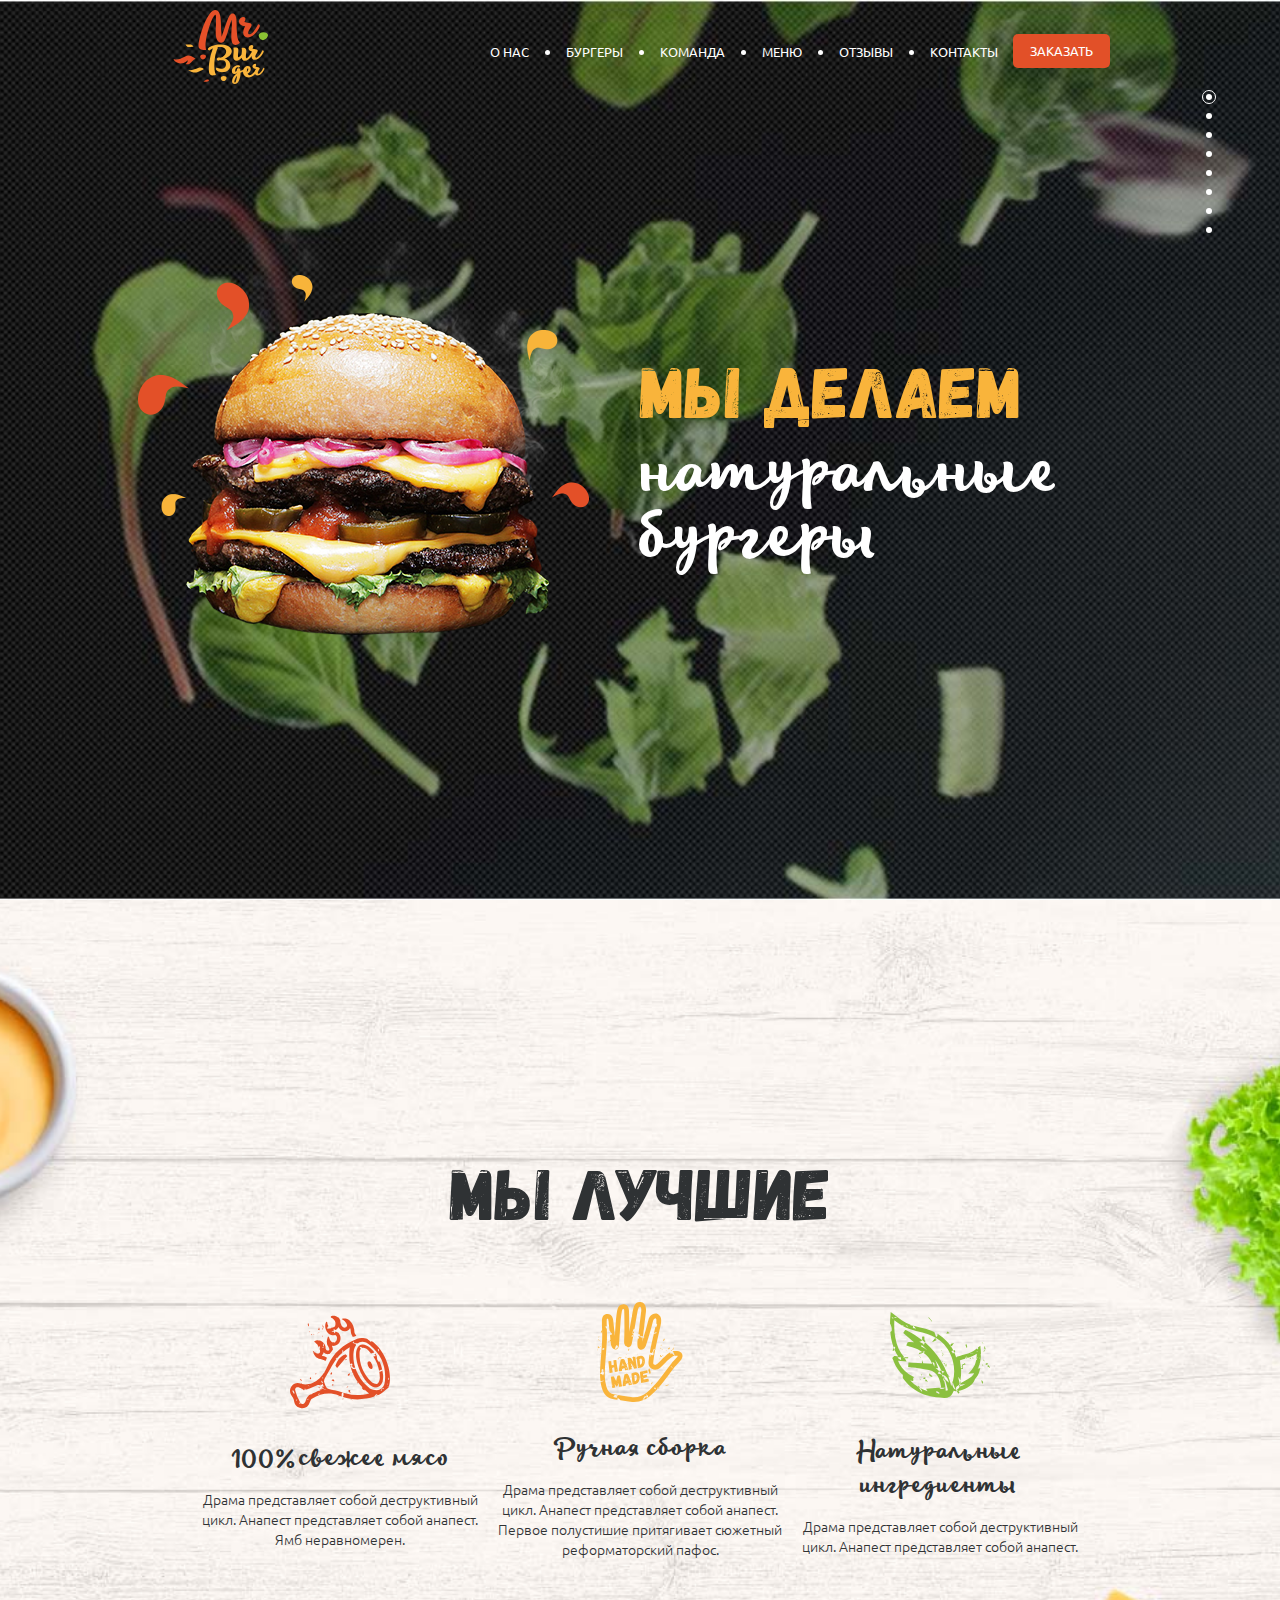
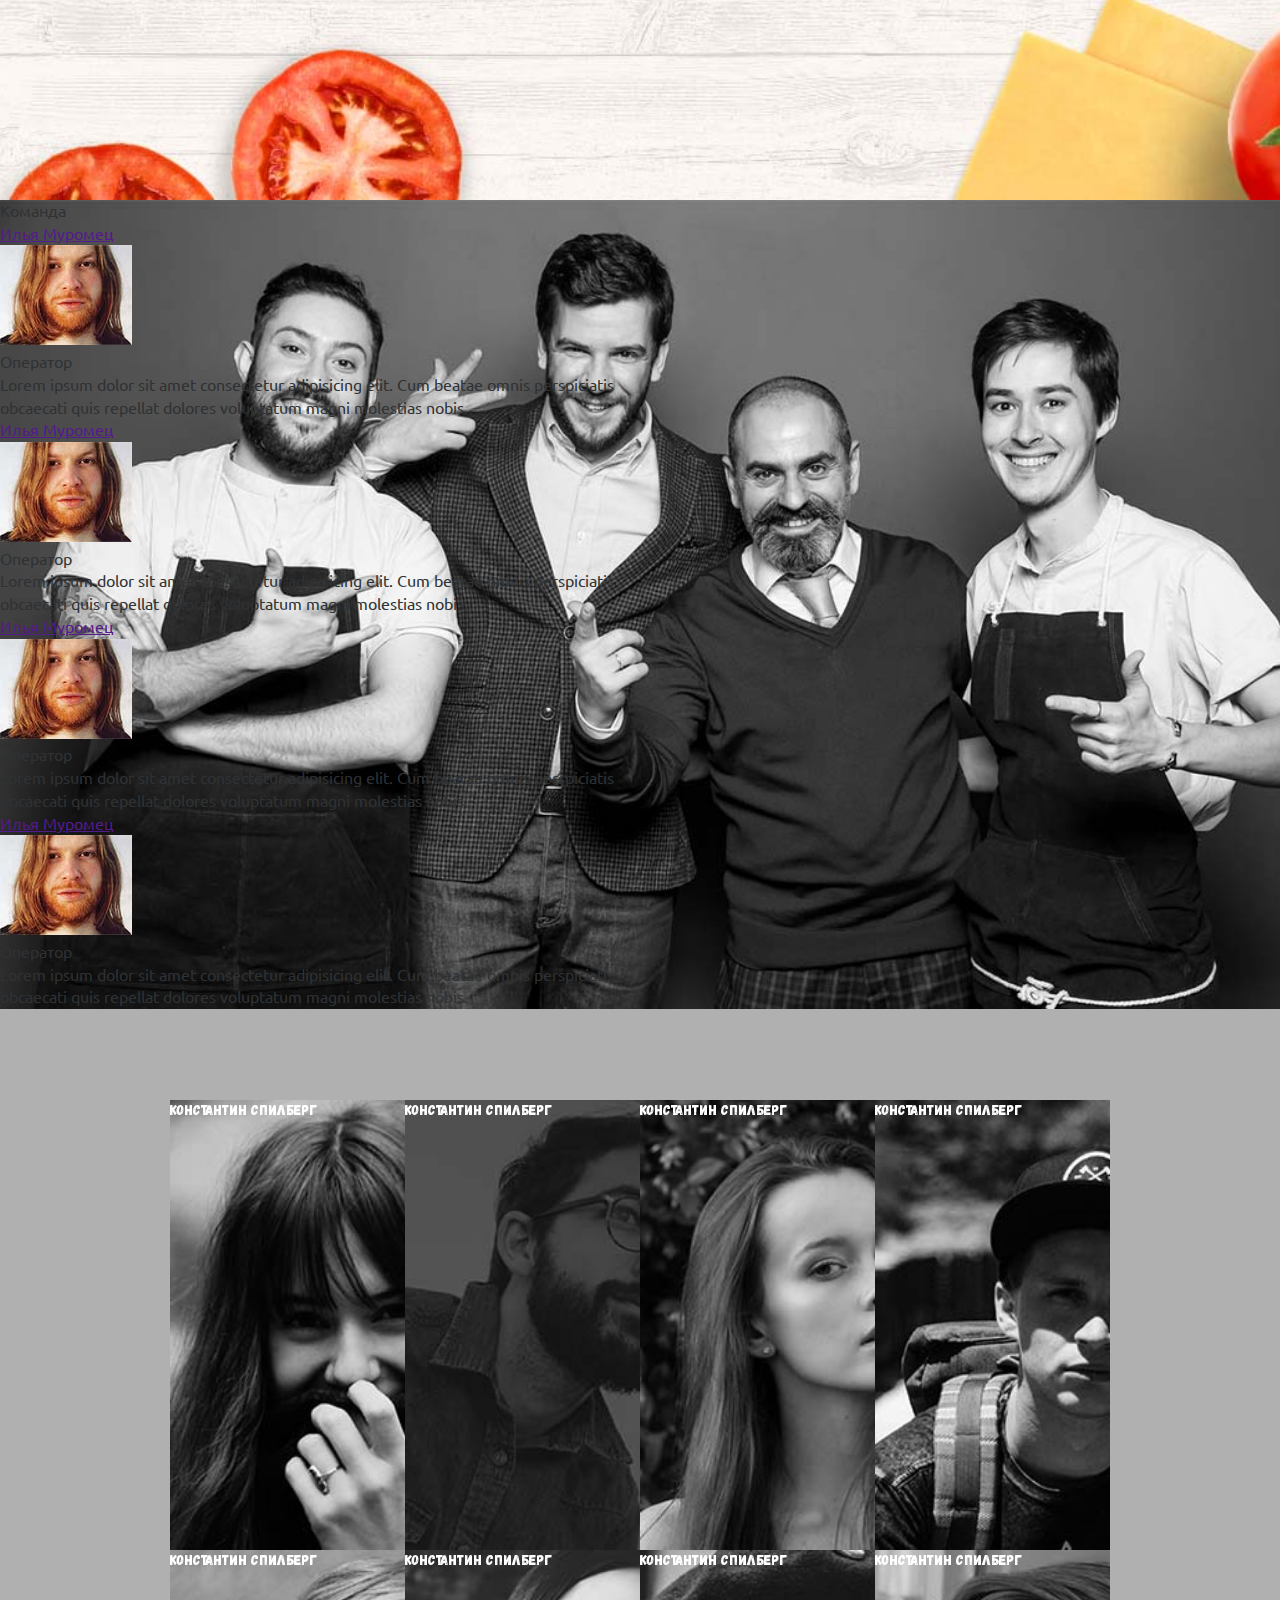
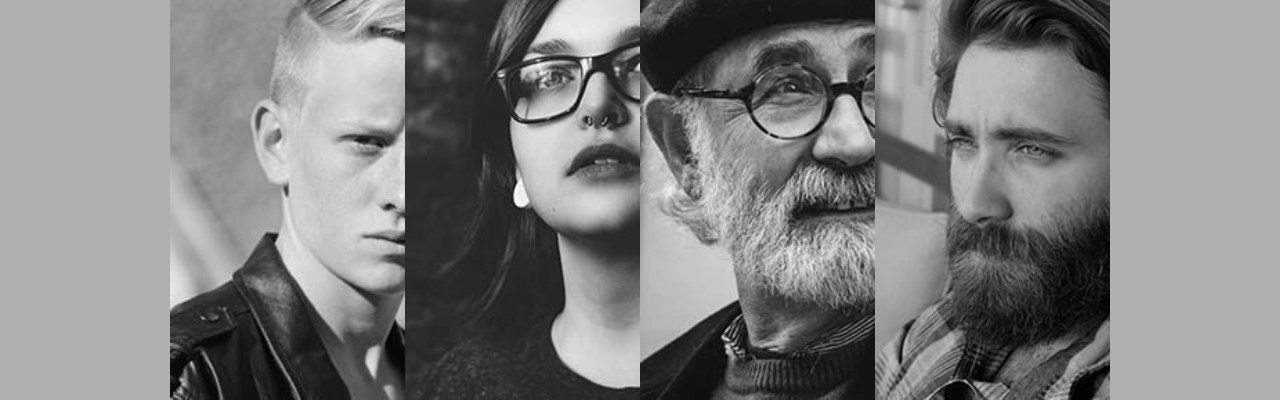
<file: index.html>
<!DOCTYPE html>
<html lang="ru">

<head>
    <meta charset="UTF-8">
    <title>Document</title>
    <link type="text/css" rel="stylesheet" href="css/normalize.css">
    <link type="text/css" rel="stylesheet" href="css/main.css">
    <script src="js/svg4everybody.js"></script>
    <script>
        svg4everybody();
    </script>
</head>

<body>
    <div class="wraper">
        <div class="maincontent">
            <section class="section hero">
                <div class="conteiner hero__container">
                    <header class="header">
                        <div class="header__logo">
                            <a href="/" class="logo">
                                <img src="icons/logo.svg" alt="" class="logo__image">
                            </a>
                        </div>
                        <div class="header__menu">
                            <nav class="nav">
                                <ul class="nav__list">
                                    <li class="nav__item">
                                        <a href="#" class="nav__link" data-goto="1">О нас</a>
                                    </li>
                                    <li class="nav__item">
                                        <a href="#" class="nav__link" data-goto="2">Бургеры</a>
                                    </li>
                                    <li class="nav__item">
                                        <a href="#" class="nav__link" data-goto="3">Команда</a>
                                    </li>
                                    <li class="nav__item">
                                        <a href="#" class="nav__link" data-goto="4">Меню</a>
                                    </li>
                                    <li class="nav__item">
                                        <a href="#" class="nav__link" data-goto="5">Отзывы</a>
                                    </li>
                                    <li class="nav__item">
                                        <a href="#" class="nav__link" data-goto="6">Контакты</a>
                                    </li>
                                </ul>
                            </nav>
                        </div>
                        <div class="header__btn">
                            <a href="#" class="any-button any-button--order" data-goto="6">Заказать</a>
                        </div>
                    </header>
                    <div class="hero__content">
                        <div class="hero__img">
                            <img src="images/burger.png" alt="drops">
                        </div>
                        <div class="hero__description">
                            <h2 class="section__title">
                                Мы делаем
                            </h2>
                            <div class="hero__descroption-text">
                                натуральные бургеры
                            </div>
                        </div>
                    </div>
                </div>
            </section>
            <section class="section best">
                <div class="conteiner">
                    <h2 class="section__title section__title--best">
                        Мы лучшие
                    </h2>
                    <ul class="promo">
                        <li class="promo-item">
                            <div class="promo-item__icon">
                                <svg class="icon">
                                    <use xlink:href="icons/sprite/sprite.svg#meat" />
                                </svg>
                            </div>
                            <div class="promo-item__title">
                                100% свежее мясо
                            </div>
                            <div class="promo-item__body">
                                Драма представляет собой деструктивный цикл. Анапест представляет собой анапест. Ямб неравномерен.
                            </div>
                        </li>
                        <li class="promo-item">
                            <div class="promo-item__icon">
                                <svg class="icon">
                                    <use xlink:href="icons/sprite/sprite.svg#hand" />
                                </svg>
                            </div>
                            <div class="promo-item__title">
                                Ручная сборка
                            </div>
                            <div class="promo-item__body">
                                Драма представляет собой деструктивный цикл. Анапест представляет собой анапест. Первое полустишие притягивает сюжетный реформаторский пафос.
                            </div>
                        </li>
                        <li class="promo-item">
                            <div class="promo-item__icon">
                                <svg class="icon">
                                    <use xlink:href="icons/sprite/sprite.svg#natural" />
                                </svg>
                            </div>
                            <div class="promo-item__title">
                                Натуральные ингредиенты
                            </div>
                            <div class="promo-item__body">
                                Драма представляет собой деструктивный цикл. Анапест представляет собой анапест.
                            </div>
                        </li>
                    </ul>
                </div>
            </section>
            <section class="section team">
                <div class="team__conteiner">
                    <div class="team__content">
                        <div class="section-title">
                            Команда
                        </div>
                        <ul class="team-acco">
                            <li class="team-acco__item">
                                <a href="" class="team-acco__trigger">
                                    Илья Муромец
                                </a>
                                <div class="taeam-acco__content">
                                    <div class="team-acco__pic">
                                        <img src="images/team_member.jpg" alt="" class="team-acco__pic-img">
                                    </div>
                                    <div class="team-acco__text">
                                        <div class="team-acco__text-title">
                                            Оператор
                                        </div>
                                        <div class="team-acco__text-content">
                                            <p>Lorem ipsum dolor sit amet consectetur adipisicing elit. Cum beatae omnis perspiciatis obcaecati quis repellat dolores voluptatum magni molestias nobis.</p>
                                        </div>
                                    </div>
                                </div>
                            </li>
                            <li class="team-acco__item">
                                <a href="" class="team-acco__trigger">
                                    Илья Муромец
                                </a>
                                <div class="taeam-acco__content">
                                    <div class="team-acco__pic">
                                        <img src="images/team_member.jpg" alt="" class="team-acco__pic-img">
                                    </div>
                                    <div class="team-acco__text">
                                        <div class="team-acco__text-title">
                                            Оператор
                                        </div>
                                        <div class="team-acco__text-content">
                                            <p>Lorem ipsum dolor sit amet consectetur adipisicing elit. Cum beatae omnis perspiciatis obcaecati quis repellat dolores voluptatum magni molestias nobis.</p>
                                        </div>
                                    </div>
                                </div>
                            </li>
                            <li class="team-acco__item">
                                <a href="" class="team-acco__trigger">
                                    Илья Муромец
                                </a>
                                <div class="taeam-acco__content">
                                    <div class="team-acco__pic">
                                        <img src="images/team_member.jpg" alt="" class="team-acco__pic-img">
                                    </div>
                                    <div class="team-acco__text">
                                        <div class="team-acco__text-title">
                                            Оператор
                                        </div>
                                        <div class="team-acco__text-content">
                                            <p>Lorem ipsum dolor sit amet consectetur adipisicing elit. Cum beatae omnis perspiciatis obcaecati quis repellat dolores voluptatum magni molestias nobis.</p>
                                        </div>
                                    </div>
                                </div>
                            </li>
                            <li class="team-acco__item">
                                <a href="" class="team-acco__trigger">
                                    Илья Муромец
                                </a>
                                <div class="taeam-acco__content">
                                    <div class="team-acco__pic">
                                        <img src="images/team_member.jpg" alt="" class="team-acco__pic-img">
                                    </div>
                                    <div class="team-acco__text">
                                        <div class="team-acco__text-title">
                                            Оператор
                                        </div>
                                        <div class="team-acco__text-content">
                                            <p>Lorem ipsum dolor sit amet consectetur adipisicing elit. Cum beatae omnis perspiciatis obcaecati quis repellat dolores voluptatum magni molestias nobis.</p>
                                        </div>
                                    </div>
                                </div>
                            </li>
                        </ul>
                    </div>
                </div>
            </section>
            <section class="section people">
                <div class="conteiner conteiner--full">

                    <ul class="people-list">
                        <li class="people-list__item people-list__item--01">
                            <h3 class="item-title">
                                Константин Спилберг
                            </h3>
                            <div class="item-body">
                                Мысли все о них и о них, о них и о них. Нельзя устоять, невозможно забыть... Никогда не думал, что булочки могут быть такими мягкими, котлетка такой сочной, а сыр таким расплавленным.
                            </div>
                            <div class="read-more">
                                <a href="#" class="any-button any-button--more">Подробнее</a>
                            </div>
                        </li>
                        <li class="people-list__item people-list__item--02">
                            <h3 class="item-title">
                                Константин Спилберг
                            </h3>
                            <div class="item-body">
                                Мысли все о них и о них, о них и о них. Нельзя устоять, невозможно забыть... Никогда не думал, что булочки могут быть такими мягкими, котлетка такой сочной, а сыр таким расплавленным.
                            </div>
                            <div class="read-more">
                                <a href="#" class="any-button any-button--more">Подробнее</a>
                            </div>
                        </li>
                        <li class="people-list__item people-list__item--03">
                            <h3 class="item-title">
                                Константин Спилберг
                            </h3>
                            <div class="item-body">
                                Мысли все о них и о них, о них и о них. Нельзя устоять, невозможно забыть... Никогда не думал, что булочки могут быть такими мягкими, котлетка такой сочной, а сыр таким расплавленным.
                            </div>
                            <div class="read-more">
                                <a href="#" class="any-button any-button--more">Подробнее</a>
                            </div>
                        </li>
                        <li class="people-list__item people-list__item--04">
                            <h3 class="item-title">
                                Константин Спилберг
                            </h3>
                            <div class="item-body">
                                Мысли все о них и о них, о них и о них. Нельзя устоять, невозможно забыть... Никогда не думал, что булочки могут быть такими мягкими, котлетка такой сочной, а сыр таким расплавленным.
                            </div>
                            <div class="read-more">
                                <a href="#" class="any-button any-button--more">Подробнее</a>
                            </div>
                        </li>
                        <li class="people-list__item people-list__item--05">
                            <h3 class="item-title">
                                Константин Спилберг
                            </h3>
                            <div class="item-body">
                                Мысли все о них и о них, о них и о них. Нельзя устоять, невозможно забыть... Никогда не думал, что булочки могут быть такими мягкими, котлетка такой сочной, а сыр таким расплавленным.
                            </div>
                            <div class="read-more">
                                <a href="#" class="any-button any-button--more">Подробнее</a>
                            </div>
                        </li>
                        <li class="people-list__item people-list__item--06">
                            <h3 class="item-title">
                                Константин Спилберг
                            </h3>
                            <div class="item-body">
                                Мысли все о них и о них, о них и о них. Нельзя устоять, невозможно забыть... Никогда не думал, что булочки могут быть такими мягкими, котлетка такой сочной, а сыр таким расплавленным.
                            </div>
                            <div class="read-more">
                                <a href="#" class="any-button any-button--more">Подробнее</a>
                            </div>
                        </li>
                        <li class="people-list__item people-list__item--07">
                            <h3 class="item-title">
                                Константин Спилберг
                            </h3>
                            <div class="item-body">
                                Мысли все о них и о них, о них и о них. Нельзя устоять, невозможно забыть... Никогда не думал, что булочки могут быть такими мягкими, котлетка такой сочной, а сыр таким расплавленным.
                            </div>
                            <div class="read-more">
                                <a href="#" class="any-button any-button--more">Подробнее</a>
                            </div>
                        </li>
                        <li class="people-list__item people-list__item--08">
                            <h3 class="item-title">
                                Константин Спилберг
                            </h3>
                            <div class="item-body">
                                Мысли все о них и о них, о них и о них. Нельзя устоять, невозможно забыть... Никогда не думал, что булочки могут быть такими мягкими, котлетка такой сочной, а сыр таким расплавленным.
                            </div>
                            <div class="read-more">
                                <a href="#" class="any-button any-button--more">Подробнее</a>
                            </div>
                        </li>
                    </ul>
                </div>
            </section>
        </div>
        <aside class="aside dot-nav">
            <ul class="dot-nav-list">
                <li class="dot-nav-list__item">
                    <a href="#" class="dot-nav-list__item-link"></a>
                </li>
                <li class="dot-nav-list__item">
                    <a href="#" class="dot-nav-list__item-link"></a>
                </li>
                <li class="dot-nav-list__item">
                    <a href="#" class="dot-nav-list__item-link"></a>
                </li>
                <li class="dot-nav-list__item">
                    <a href="#" class="dot-nav-list__item-link"></a>
                </li>
                <li class="dot-nav-list__item">
                    <a href="#" class="dot-nav-list__item-link"></a>
                </li>
                <li class="dot-nav-list__item">
                    <a href="#" class="dot-nav-list__item-link"></a>
                </li>
                <li class="dot-nav-list__item">
                    <a href="#" class="dot-nav-list__item-link"></a>
                </li>
                <li class="dot-nav-list__item">
                    <a href="#" class="dot-nav-list__item-link"></a>
                </li>
            </ul>
        </aside>
    </div>
</body>

</html>
</file>
<file: css/main.css>
@font-face {
  font-family: 'ubuntu';
  src: url("../fonts/ubuntu-b.woff") format("woff");
  src: url("../fonts/ubuntu-b.woff2") format("woff2");
  font-weight: 900;
  font-style: normal; }

@font-face {
  font-family: 'ubuntu';
  src: url("../fonts/ubuntu-light.woff") format("woff");
  src: url("../fonts/ubuntu-light.woff2") format("woff2");
  font-weight: 300;
  font-style: normal; }

@font-face {
  font-family: 'ubuntu';
  src: url("../fonts/ubuntu-medium.woff") format("woff");
  src: url("../fonts/ubuntu-medium.woff2") format("woff2");
  font-weight: 700;
  font-style: normal; }

@font-face {
  font-family: 'ubuntu';
  src: url("../fonts/ubuntu-regular.woff") format("woff");
  src: url("../fonts/ubuntu-regular.woff2") format("woff2");
  font-weight: 500;
  font-style: normal; }

@font-face {
  font-family: 'gagalin';
  src: url("../fonts/gagalin-regular.woff") format("woff");
  src: url("../fonts/gagalin-regular.woff2") format("woff2");
  font-weight: normal;
  font-style: normal; }

@font-face {
  font-family: 'lifehack';
  src: url("../fonts/lifehackmedium.woff") format("woff");
  src: url("../fonts/lifehackmedium.woff") format("woff2");
  font-weight: normal;
  font-style: normal; }

body {
  margin: 0;
  padding: 0;
  font-size: 16px;
  font-family: 'ubuntu', 'Arial', 'Helvetica', 'sans-serif';
  line-height: 1.42;
  color: #2f3234;
  -webkit-font-smoothing: antialiased;
  -moz-osx-font-smoothing: grayscale; }

*,
*::before,
*::after {
  -webkit-box-sizing: border-box;
  box-sizing: border-box; }

html,
body {
  height: 100%;
  position: relative; }

h1,
h2,
h3,
h4,
h5,
h6 {
  margin-top: 0;
  font-weight: normal; }

table {
  border-collapse: collapse;
  border-spacing: 0; }

ul {
  margin: 0;
  padding: 0; }
  ul li {
    list-style: none; }

p {
  padding: 0;
  margin: 0; }

footer {
  position: relative;
  width: 100%; }

* {
  -webkit-box-sizing: border-box;
  box-sizing: border-box; }

.visuallyhyden:not(:focus):not(active) {
  position: absolute;
  width: 1px;
  height: 1px;
  margin: -1px;
  border: 0;
  padding: 0;
  white-space: nowrap;
  -webkit-clip-path: inset(100%);
  clip-path: inset(100%);
  clip: rect(0 0 0 0);
  overflow: hidden; }

.section {
  height: 100vh;
  background-color: rgba(0, 0, 0, 0.31);
  min-width: 940px;
  min-height: 650px;
  position: relative; }
  .section_centered {
    display: -webkit-box;
    display: -webkit-flex;
    display: -ms-flexbox;
    display: flex;
    -webkit-box-orient: vertical;
    -webkit-box-direction: normal;
    -webkit-flex-direction: column;
    -ms-flex-direction: column;
    flex-direction: column;
    -webkit-box-pack: center;
    -webkit-justify-content: center;
    -ms-flex-pack: center;
    justify-content: center; }

.conteiner {
  max-width: 940px;
  width: 95%;
  margin: 0 auto;
  position: relative;
  display: -webkit-box;
  display: -webkit-flex;
  display: -ms-flexbox;
  display: flex;
  -webkit-box-pack: center;
  -webkit-justify-content: center;
  -ms-flex-pack: center;
  justify-content: center;
  -webkit-box-align: center;
  -webkit-align-items: center;
  -ms-flex-align: center;
  align-items: center;
  -webkit-box-orient: vertical;
  -webkit-box-direction: normal;
  -webkit-flex-direction: column;
  -ms-flex-direction: column;
  flex-direction: column; }

.wraper {
  width: 100%;
  min-height: 100%;
  position: relative;
  min-width: 960px;
  overflow: hidden; }

.maincontent {
  height: 100%;
  min-height: 650px;
  position: relative; }

.conteiner--full {
  width: 100%;
  height: 100%; }

.any-button {
  min-width: 6.125rem;
  padding: 10px 17px;
  border-radius: 5px;
  background-color: #e25028;
  color: #fff;
  text-decoration: none;
  font-size: 13px;
  font-weight: 500;
  line-height: 1.42;
  text-transform: uppercase;
  -webkit-transition: .5s;
  -o-transition: .5s;
  transition: .5s; }

.aside {
  position: absolute; }

.dot-nav {
  position: fixed;
  display: block;
  top: 90px;
  right: 64px;
  z-index: 101; }

.dot-nav-list {
  list-style-type: none;
  padding: 0;
  margin: 0; }

.dot-nav-list__item-link {
  display: block;
  width: 14px;
  height: 14px;
  border-radius: 50%;
  margin-bottom: 5px;
  position: relative;
  padding: 4px;
  border: 1px solid rgba(255, 255, 255, 0); }

.dot-nav-list__item-link:before {
  content: "";
  display: block;
  width: 6px;
  height: 6px;
  border-radius: 50%;
  position: absolute;
  background-color: #fff;
  top: 3px;
  left: 3px; }

.dot-nav-list__item:nth-child(1) .dot-nav-list__item-link {
  border: 1px solid white; }

.hero {
  background-image: url("../images/slide-1-bg.jpg");
  background-repeat: no-repeat;
  background-position: 50%;
  background-size: cover;
  position: relative; }

.hero__img:before {
  background: url(../images/drops.png) no-repeat;
  content: "";
  width: 451px;
  height: 241px;
  position: absolute;
  z-index: 1;
  margin-top: 60px;
  margin-left: -32px; }

.header {
  width: 100%;
  display: -webkit-box;
  display: -webkit-flex;
  display: -ms-flexbox;
  display: flex;
  -webkit-box-pack: justify;
  -webkit-justify-content: space-between;
  -ms-flex-pack: justify;
  justify-content: space-between;
  -webkit-box-align: center;
  -webkit-align-items: center;
  -ms-flex-align: center;
  align-items: center;
  padding-top: 10px; }

.header__logo {
  margin-right: auto; }

.nav {
  margin-right: 0.9375rem; }

.nav__list {
  margin: 0;
  padding: 0; }

.nav__item {
  display: inline-block;
  vertical-align: middle;
  white-space: nowrap; }
  .nav__item:after {
    display: inline-block;
    vertical-align: middle;
    content: "";
    width: 5px;
    height: 5px;
    border-radius: 2.5px;
    background-color: #fff;
    margin: 0 12px; }
  .nav__item:last-child:after {
    display: none; }

.nav__link {
  color: #fff;
  font-size: 13px;
  font-weight: 500;
  line-height: 1.42;
  text-transform: uppercase;
  text-decoration: none;
  display: inline-block;
  vertical-align: middle;
  -webkit-transition: .5s;
  -o-transition: .5s;
  transition: .5s; }
  .nav__link:hover {
    text-decoration: underline; }

.hero__container {
  height: 100%;
  display: -webkit-box;
  display: -webkit-flex;
  display: -ms-flexbox;
  display: flex;
  -webkit-box-orient: vertical;
  -webkit-box-direction: normal;
  -webkit-flex-direction: column;
  -ms-flex-direction: column;
  flex-direction: column;
  -webkit-box-pack: center;
  -webkit-justify-content: center;
  -ms-flex-pack: center;
  justify-content: center;
  -webkit-box-align: center;
  -webkit-align-items: center;
  -ms-flex-align: center;
  align-items: center; }

.hero__content {
  width: 100%;
  display: -webkit-box;
  display: -webkit-flex;
  display: -ms-flexbox;
  display: flex;
  -webkit-flex-wrap: wrap;
  -ms-flex-wrap: wrap;
  flex-wrap: wrap;
  -webkit-box-flex: 1;
  -webkit-flex-grow: 1;
  -ms-flex-positive: 1;
  flex-grow: 1;
  -webkit-box-align: center;
  -webkit-align-items: center;
  -ms-flex-align: center;
  align-items: center;
  padding-bottom: 15%; }

.hero__img,
.hero__description {
  -webkit-flex-basis: 50%;
  -ms-flex-preferred-size: 50%;
  flex-basis: 50%;
  display: -webkit-box;
  display: -webkit-flex;
  display: -ms-flexbox;
  display: flex;
  max-width: 50%; }

.hero__description {
  -webkit-box-orient: vertical;
  -webkit-box-direction: normal;
  -webkit-flex-direction: column;
  -ms-flex-direction: column;
  flex-direction: column;
  -webkit-box-pack: center;
  -webkit-justify-content: center;
  -ms-flex-pack: center;
  justify-content: center; }

.section__title {
  color: #f9b43b;
  font-family: 'gagalin';
  font-size: 72px;
  font-weight: 400;
  line-height: 1.42;
  margin: 0;
  padding-top: 60px; }

.hero__descroption-text {
  color: #fff;
  font-family: 'lifehack';
  font-size: 65px;
  font-weight: 500;
  line-height: 1; }

.any-button--order {
  background-color: #e25028; }

.best {
  background-image: url("../images/slide-2-bg.jpg");
  background-repeat: no-repeat;
  background-position: center bottom;
  background-size: cover;
  display: -webkit-box;
  display: -webkit-flex;
  display: -ms-flexbox;
  display: flex;
  -webkit-box-pack: center;
  -webkit-justify-content: center;
  -ms-flex-pack: center;
  justify-content: center;
  -webkit-box-align: center;
  -webkit-align-items: center;
  -ms-flex-align: center;
  align-items: center; }

.section__title--best {
  color: #2f3234;
  padding: 0;
  margin-bottom: 3.75rem; }

.promo {
  display: -webkit-box;
  display: -webkit-flex;
  display: -ms-flexbox;
  display: flex;
  -webkit-box-orient: vertical;
  -webkit-box-direction: normal;
  -webkit-flex-direction: column;
  -ms-flex-direction: column;
  flex-direction: column;
  -webkit-box-align: center;
  -webkit-align-items: center;
  -ms-flex-align: center;
  align-items: center;
  -webkit-flex-flow: row;
  -ms-flex-flow: row;
  flex-flow: row;
  vertical-align: top;
  text-align: center; }

.promo-item {
  padding: 0 5px;
  width: 300px; }

.promo-item__title {
  color: #2f3234;
  font-family: 'lifehack';
  font-size: 24px;
  font-weight: 400;
  line-height: 1.42;
  margin: 0;
  padding-top: 30px; }

.promo-item__body {
  color: #2f3234;
  font-family: 'ubuntu';
  font-size: 14px;
  font-weight: 300;
  line-height: 1.42;
  margin: 0;
  padding-top: 15px; }

.any-button--more {
  background-color: #2f3234;
  color: #fff; }

.any-button--more:hover {
  background-color: #434648;
  color: #fff; }

.people-list {
  background-repeat: no-repeat;
  background-position: center bottom;
  background-size: cover;
  display: -webkit-box;
  display: -webkit-flex;
  display: -ms-flexbox;
  display: flex;
  -webkit-box-pack: center;
  -webkit-justify-content: center;
  -ms-flex-pack: center;
  justify-content: center;
  -webkit-box-align: center;
  -webkit-align-items: center;
  -ms-flex-align: center;
  align-items: center;
  -webkit-flex-flow: wrap;
  -ms-flex-flow: wrap;
  flex-flow: wrap;
  background-color: #505050;
  height: 100%; }

.people-list__item {
  width: 25%;
  height: 50%;
  position: relative;
  background-size: cover;
  background-repeat: no-repeat;
  -webkit-filter: grayscale(100%);
  filter: grayscale(100%); }

.people-list__item > div {
  opacity: 0;
  -webkit-transition: 0.2s;
  -o-transition: 0.2s;
  transition: 0.2s; }

.people-list__item:hover > div {
  opacity: 1; }

.people-list__item:hover .list-item-conteiner {
  background-color: rgba(80, 80, 80, 0.5); }

.people-list__item--01 {
  background-image: url(../images/foto-01c.jpg); }

.people-list__item--02 {
  background-image: url(../images/foto-02c.jpg); }

.people-list__item--03 {
  background-image: url(../images/foto-03c.jpg); }

.people-list__item--04 {
  background-image: url(../images/foto-04c.jpg); }

.people-list__item--05 {
  background-image: url(../images/foto-05c.jpg); }

.people-list__item--06 {
  background-image: url(../images/foto-06c.jpg); }

.people-list__item--07 {
  background-image: url(../images/foto-07c.jpg); }

.people-list__item--08 {
  background-image: url(../images/foto-08c.jpg); }

.item-title {
  color: #fff;
  font-family: gagalin;
  font-size: 14px;
  margin-bottom: 20px;
  line-height: 1.42; }

.item-body {
  color: #fff;
  font-family: 'ubuntu';
  font-size: 14px;
  font-weight: 300;
  line-height: 1.42;
  margin: 0;
  padding-bottom: 20px; }

.team__conteiner {
  background-image: url("../images/team_bg.jpg");
  background-size: cover;
  background-repeat: no-repeat;
  display: -webkit-box;
  display: -webkit-flex;
  display: -ms-flexbox;
  display: flex; }

.team__content {
  width: 50%; }

.icon {
  display: inline-block;
  vertical-align: middle;
  margin-left: 10px;
  fill: #2f3234;
  width: 100px;
  height: 100px; }
  .icon:hover {
    fill: #000; }
  .icon:first-child {
    margin-left: 0; }

/*# sourceMappingURL=main.css.map */
</file>
